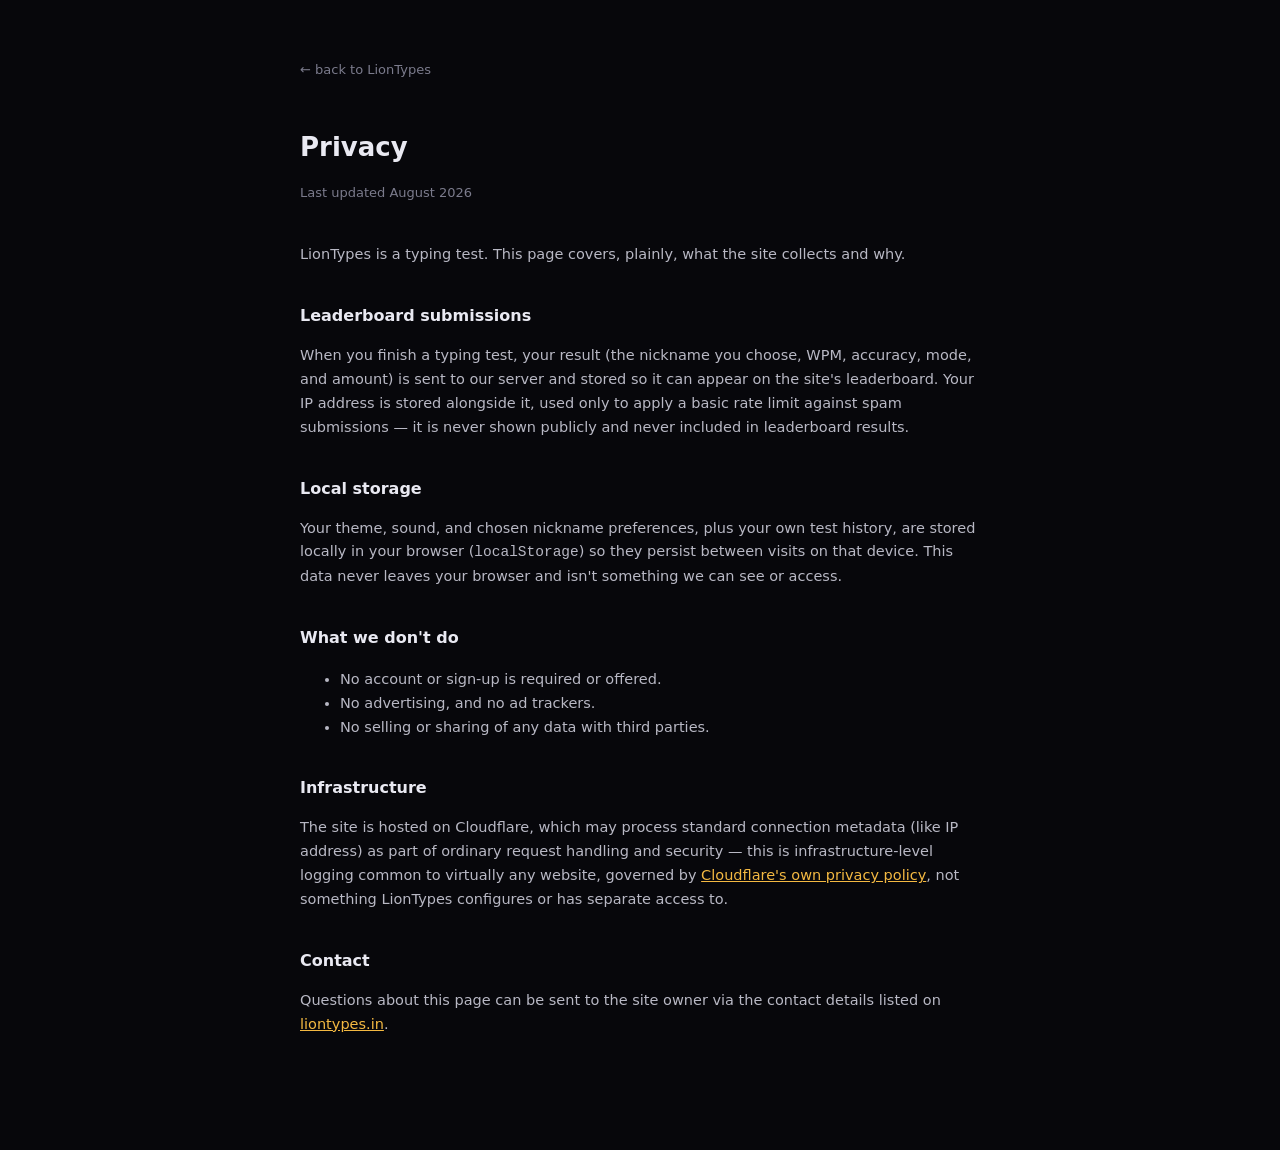
<file: static/privacy.html>
<!doctype html>
<html lang="en">
  <head>
    <meta charset="utf-8" />
    <meta name="viewport" content="width=device-width, initial-scale=1" />
    <title>Privacy — LionTypes</title>
    <link rel="icon" href="/favicon.ico" sizes="any" />
    <meta name="robots" content="index, follow" />
    <style>
      body {
        background: #07070b; color: #e9e9f2; font-family: ui-sans-serif, system-ui, sans-serif;
        max-width: 680px; margin: 0 auto; padding: 56px 24px 100px; line-height: 1.65;
      }
      a { color: #f4b942; }
      h1 { font-size: 26px; margin-bottom: 4px; }
      .sub { color: #7b7b8c; font-size: 13px; margin-bottom: 40px; }
      h2 { font-size: 16px; margin-top: 36px; color: #e9e9f2; }
      p, li { color: #b8b8c4; font-size: 14.5px; }
      .back { display: inline-block; margin-bottom: 28px; color: #7b7b8c; text-decoration: none; font-size: 13px; }
      .back:hover { color: #f4b942; }
    </style>
  </head>
  <body>
    <a class="back" href="/">← back to LionTypes</a>
    <h1>Privacy</h1>
    <p class="sub">Last updated August 2026</p>

    <p>LionTypes is a typing test. This page covers, plainly, what the site collects and why.</p>

    <h2>Leaderboard submissions</h2>
    <p>When you finish a typing test, your result (the nickname you choose, WPM, accuracy, mode, and amount) is sent to our server and stored so it can appear on the site's leaderboard. Your IP address is stored alongside it, used only to apply a basic rate limit against spam submissions — it is never shown publicly and never included in leaderboard results.</p>

    <h2>Local storage</h2>
    <p>Your theme, sound, and chosen nickname preferences, plus your own test history, are stored locally in your browser (<code>localStorage</code>) so they persist between visits on that device. This data never leaves your browser and isn't something we can see or access.</p>

    <h2>What we don't do</h2>
    <ul>
      <li>No account or sign-up is required or offered.</li>
      <li>No advertising, and no ad trackers.</li>
      <li>No selling or sharing of any data with third parties.</li>
    </ul>

    <h2>Infrastructure</h2>
    <p>The site is hosted on Cloudflare, which may process standard connection metadata (like IP address) as part of ordinary request handling and security — this is infrastructure-level logging common to virtually any website, governed by <a href="https://www.cloudflare.com/privacypolicy/" target="_blank" rel="noopener">Cloudflare's own privacy policy</a>, not something LionTypes configures or has separate access to.</p>

    <h2>Contact</h2>
    <p>Questions about this page can be sent to the site owner via the contact details listed on <a href="https://liontypes.in/">liontypes.in</a>.</p>
  </body>
</html>
</file>
